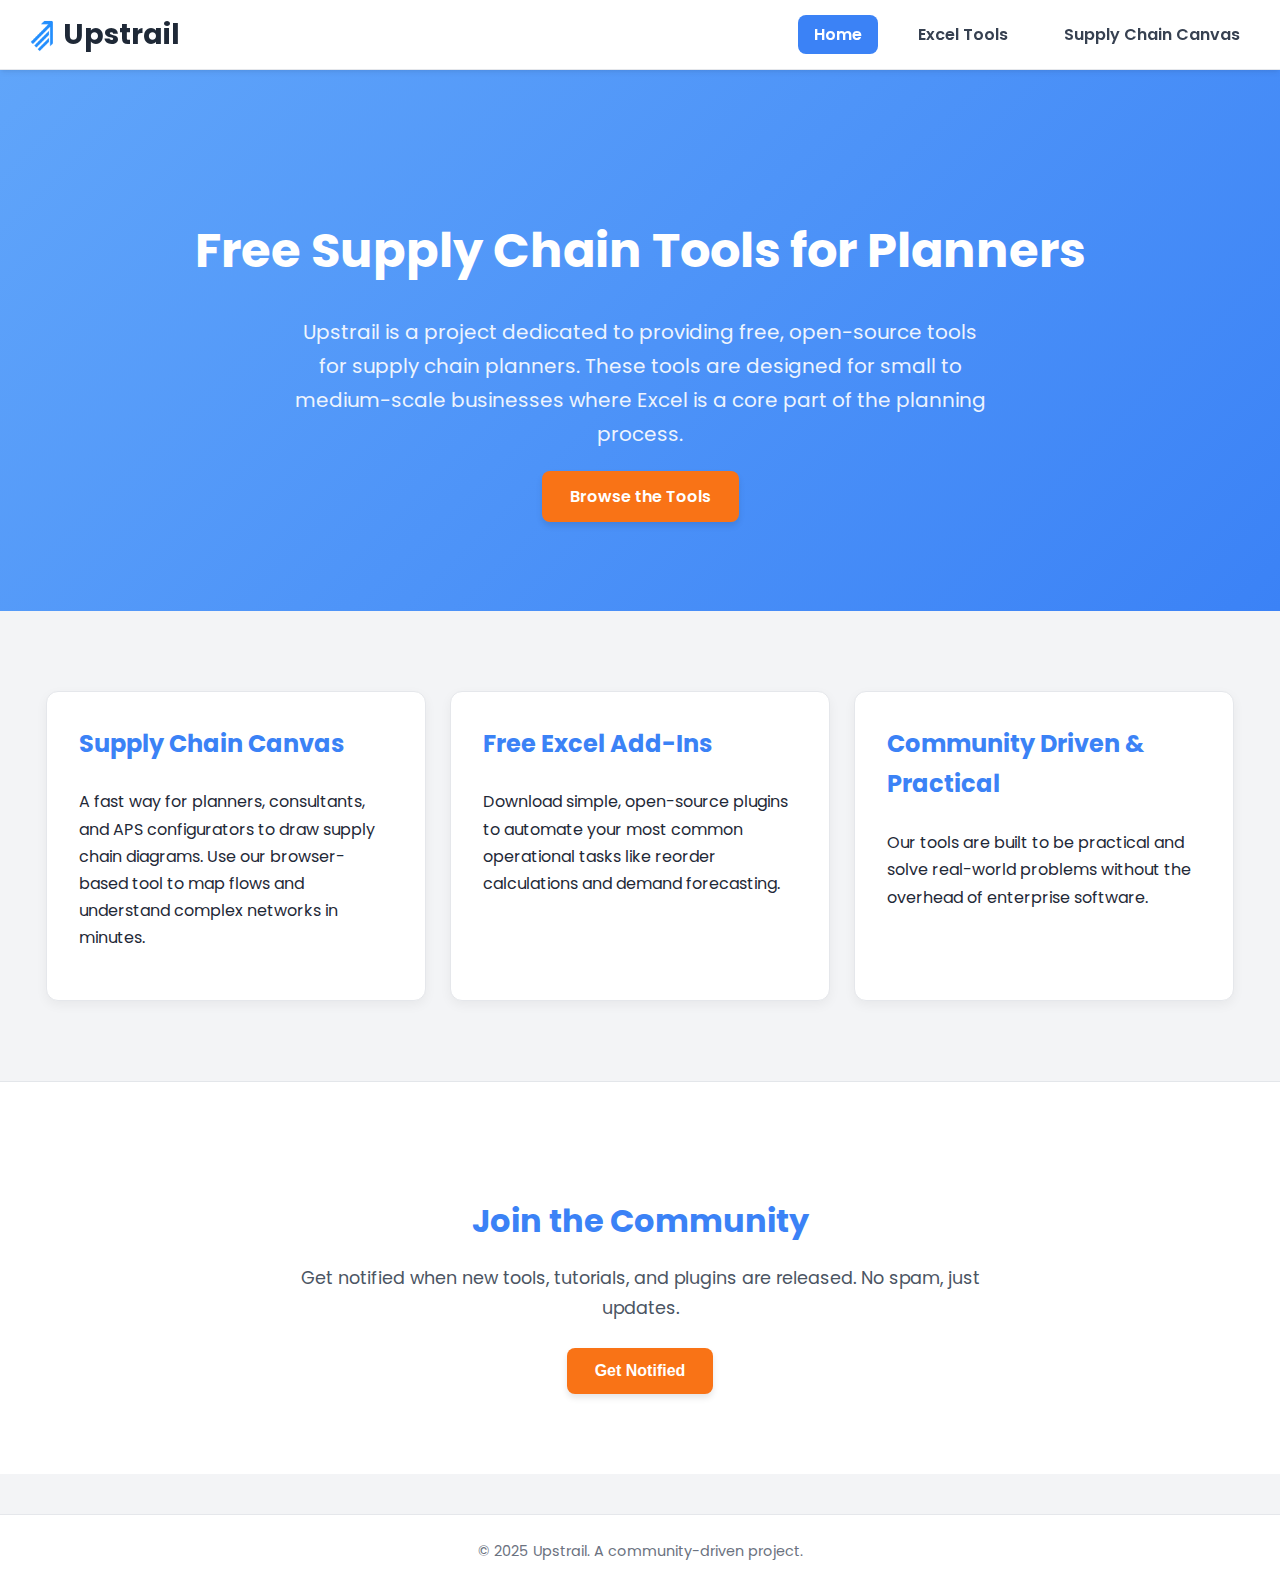
<file: index.html>
<!DOCTYPE html>
<html lang="en">
<head>
  <link rel="icon" type="image/png" href="upstraillogo.png">
  <meta charset="UTF-8">
  <meta name="viewport" content="width=device-width, initial-scale=1.0">
  <title>Upstrail – Free Supply Chain Tools</title>
  <link href="https://fonts.googleapis.com/css2?family=Poppins:wght@400;600;700&display=swap" rel="stylesheet">
  <style>
    :root {
      --primary-color: #3B82F6;
      --accent-color: #F97316;
      --background-color: #F3F4F6;
      --text-color: #1F2937;
      --footer-color: #6B7280;
      --section-bg: #FFFFFF;
      --nav-bg: #FFFFFF;
      --nav-height: 70px;
    }

    * { box-sizing: border-box; scroll-behavior: smooth; }

    body {
      font-family: 'Poppins', 'Segoe UI', Tahoma, Geneva, Verdana, sans-serif;
      margin: 0;
      padding: 0;
      padding-top: var(--nav-height);
      background: var(--background-color);
      color: var(--text-color);
      line-height: 1.7;
    }

    /* --- TOP NAVIGATION BAR STYLES --- */
    .navbar {
      background-color: var(--nav-bg);
      height: var(--nav-height);
      border-bottom: 1px solid #E5E7EB;
      box-shadow: 0 4px 6px -1px rgba(0, 0, 0, 0.05), 0 2px 4px -1px rgba(0, 0, 0, 0.06);
      position: fixed;
      top: 0;
      width: 100%;
      z-index: 1000;
      display: flex;
      justify-content: center;
      transition: background-color 0.3s ease;
    }

    .nav-container {
      display: flex;
      justify-content: space-between;
      align-items: center;
      height: 100%;
      width: 100%;
      max-width: 1280px;
      padding: 0 24px;
    }

    .nav-logo a {
      display: flex;
      align-items: center;
      text-decoration: none;
      color: var(--text-color);
      font-weight: 700;
      font-size: 1.75rem;
    }

    .nav-logo img {
      height: 35px;
      margin-right: -3px;
      transition: transform 0.3s ease;
    }
    
    .nav-logo:hover img {
        transform: rotate(-10deg);
    }

    .nav-menu {
      display: flex;
      list-style: none;
      margin: 0;
      padding: 0;
      gap: 24px;
    }

    .nav-menu a {
      color: #374151;
      text-decoration: none;
      padding: 8px 16px;
      font-weight: 600;
      border-radius: 8px;
      transition: all 0.3s ease;
    }
    
    .nav-menu a:hover, .nav-menu a.active {
      background-color: var(--primary-color);
      color: white;
    }
    /* --- END OF NAV STYLES --- */

    .hero { 
        text-align: center; 
        padding: 100px 24px; 
        background: linear-gradient(135deg, #60A5FA, #3B82F6);
        color: white;
    }
    .hero h2 { 
        font-size: 3rem; 
        margin-bottom: 24px; 
        font-weight: 700;
    }
    .hero p { 
        font-size: 1.25rem; 
        max-width: 700px; 
        margin: 0 auto 32px; 
        opacity: 0.9;
    }

    .button {
      padding: 14px 28px; background-color: var(--accent-color); color: white;
      text-decoration: none; border-radius: 8px; font-weight: 600;
      font-size: 1rem; border: none; cursor: pointer; 
      transition: all 0.3s ease;
      box-shadow: 0 4px 6px rgba(0,0,0,0.1);
    }
    .button:hover { 
        background-color: #EA580C; 
        transform: translateY(-3px);
        box-shadow: 0 7px 10px rgba(0,0,0,0.15);
    }

    .features { display: flex; flex-wrap: wrap; justify-content: center; padding: 80px 24px; gap: 24px; background: var(--background-color); }
    .feature {
      background: var(--section-bg); border-radius: 12px; padding: 32px; flex: 1 1 320px;
      max-width: 380px; border: 1px solid #E5E7EB; 
      box-shadow: 0 4px 12px rgba(0,0,0,0.05);
      transition: all 0.3s ease;
    }
    .feature:hover {
        transform: translateY(-5px);
        box-shadow: 0 10px 20px rgba(0,0,0,0.08);
    }
    .feature h3 { color: var(--primary-color); margin-top: 0; font-weight: 700; font-size: 1.5rem; }
    
    footer { text-align: center; padding: 24px; font-size: 0.9rem; color: var(--footer-color); margin-top: 40px; background: var(--section-bg); border-top: 1px solid #E5E7EB;}

    /* Modal Styling */
    .modal {
      display: none; position: fixed; z-index: 1001; left: 0; top: 0;
      width: 100%; height: 100%; overflow: auto; background-color: rgba(0,0,0,0.6);
      animation: fadeIn 0.3s;
    }
    .modal-content {
      background-color: #fff; margin: 10% auto; padding: 24px; border-radius: 12px;
      width: 90%; max-width: 420px; box-shadow: 0 10px 25px rgba(0,0,0,0.2);
    }
    .modal-content h2 { margin-top: 0; font-weight: 700; }
    .modal-content input[type="email"] { width: 100%; padding: 12px; margin: 16px 0; border: 1px solid #D1D5DB; border-radius: 8px; }
    .modal-content button {
      width: 100%; padding: 12px; background-color: var(--primary-color); color: white;
      border: none; border-radius: 8px; font-size: 1rem; font-weight: 600; cursor: pointer;
    }
    .modal-content button:hover { background-color: #2563EB; }

    @keyframes fadeIn {
        from { opacity: 0; }
        to { opacity: 1; }
    }
    
    @media (max-width: 768px) {
      .nav-menu { display: none; }
      .hero h2 { font-size: 2.25rem; }
      .features { flex-direction: column; align-items: center; }
    }
  </style>

 <script async src="https://www.googletagmanager.com/gtag/js?id=G-MFN587504V"></script>
  <script>
    window.dataLayer = window.dataLayer || [];
    function gtag(){dataLayer.push(arguments);}
    gtag('js', new Date());

    gtag('config', 'G-MFN587504V');
 </script>
</head>
<body>
  
  <nav class="navbar">
    <div class="nav-container">
      <div class="nav-logo">
        <a href="index.html">
          <img src="upstraillogo.png" alt="Upstrail Logo">
          <span>Upstrail</span>
        </a>
      </div>
      <ul class="nav-menu">
        <li><a href="index.html" class="active">Home</a></li>
        <li><a href="downloads.html">Excel Tools</a></li>
        <li><a href="sketch/index.html">Supply Chain Canvas</a></li>
        <!-- <li><a href="projects.html">ClearMesh</a></li> -->
        <!-- <li><a href="about.html">About Us</a></li> -->
      </ul>
    </div>
  </nav>

  <main>
    <section class="hero">
      <h2>Free Supply Chain Tools for Planners</h2>
      <p>Upstrail is a project dedicated to providing free, open-source tools for supply chain planners. These tools are designed for small to medium-scale businesses where Excel is a core part of the planning process.</p>
      <a href="downloads.html" class="button">Browse the Tools</a>
    </section>

    <section class="features">
      <div class="feature">
        <h3>Supply Chain Canvas</h3>
        <p>A fast way for planners, consultants, and APS configurators to draw supply chain diagrams. Use our browser-based tool to map flows and understand complex networks in minutes.</p>
      </div>
      <div class="feature">
        <h3>Free Excel Add-Ins</h3>
        <p>Download simple, open-source plugins to automate your most common operational tasks like reorder calculations and demand forecasting.</p>
      </div>
      <div class="feature">
        <h3>Community Driven & Practical</h3>
        <p>Our tools are built to be practical and solve real-world problems without the overhead of enterprise software.</p>
      </div>
    </section>
    
    <section style="background: var(--section-bg); padding: 80px 48px; text-align: center; border-top: 1px solid #e3e6ea;">
      <h3 style="color: var(--primary-color); font-size: 2rem; margin-bottom: 16px; font-weight: 700;">
        Join the Community
      </h3>
      <p style="font-size: 1.1rem; max-width: 700px; margin: 0 auto 24px; color: #4B5563;">
        Get notified when new tools, tutorials, and plugins are released. No spam, just updates.
      </p>
      <button class="button" onclick="openModal()">Get Notified</button>
    </section>
  </main>
  
  <div id="contactModal" class="modal">
    <div class="modal-content">
      <h2>Get updates on new tools</h2>
      <input type="email" id="userEmail" placeholder="Enter your email" required>
      <button onclick="submitEmail()">Notify Me</button>
    </div>
  </div>

  <footer>
    &copy; 2025 Upstrail. A community-driven project.
  </footer>
  
  <script>
    function openModal() {
      document.getElementById('contactModal').style.display = 'block';
    }

    function submitEmail() {
      const email = document.getElementById('userEmail').value;
      if (!email || !email.includes('@')) {
        alert('Please enter a valid email address.');
        return;
      }

      // This fetch call sends the email to your Google Script.
      fetch('https://script.google.com/macros/s/AKfycbzINA3ef956u7wTewP67JeVMsoXUAr_9k_nTDIFcemgkeIUvQHWl7AARuxovOmLhl4z/exec', {
        method: 'POST',
        mode: 'no-cors',
        headers: { 'Content-Type': 'application/x-www-form-urlencoded' },
        body: `email=${encodeURIComponent(email)}`
      });

      alert('Thanks! You’ll be notified when new tools are added.');
      document.getElementById('contactModal').style.display = 'none';
      document.getElementById('userEmail').value = '';
    }

    window.onclick = function(event) {
      const modal = document.getElementById('contactModal');
      if (event.target === modal) {
        modal.style.display = 'none';
      }
    }
  </script>
</body>

</html>
</file>
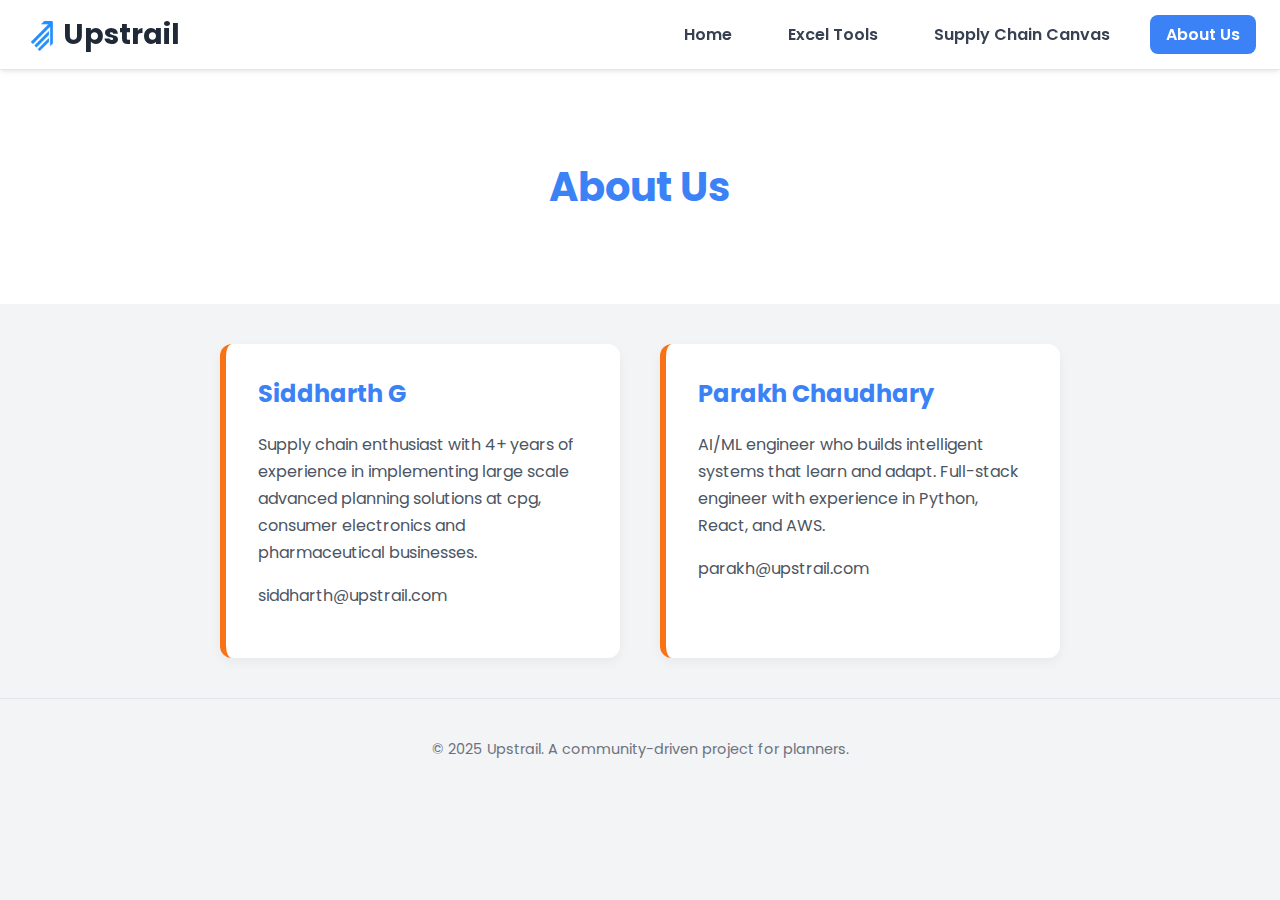
<file: about.html>
<!DOCTYPE html>
<html lang="en">
<head>
  <link rel="icon" type="image/png" href="upstraillogo.png">
  <meta charset="UTF-8" />
  <meta name="viewport" content="width=device-width, initial-scale=1.0"/>
  <title>Upstrail – About Us</title>
  <link href="https://fonts.googleapis.com/css2?family=Poppins:wght@400;600;700&display=swap" rel="stylesheet">
  <style>
    :root {
      --primary-color: #3B82F6;
      --accent-color: #F97316;
      --background-color: #F3F4F6;
      --text-color: #1F2937;
      --footer-color: #6B7280;
      --nav-bg: #FFFFFF;
      --nav-height: 70px;
    }
    
    * { box-sizing: border-box; }

    body { 
      font-family: 'Poppins', 'Segoe UI', Tahoma, Geneva, Verdana, sans-serif; 
      background: var(--background-color); 
      margin: 0; 
      padding: 0; 
      padding-top: var(--nav-height);
    }

    /* --- TOP NAVIGATION BAR STYLES --- */
    .navbar {
      background-color: var(--nav-bg);
      height: var(--nav-height);
      border-bottom: 1px solid #E5E7EB;
      box-shadow: 0 4px 6px -1px rgba(0, 0, 0, 0.05), 0 2px 4px -1px rgba(0, 0, 0, 0.06);
      position: fixed;
      top: 0;
      width: 100%;
      z-index: 1000;
      display: flex;
      justify-content: center;
    }

    .nav-container {
      display: flex;
      justify-content: space-between;
      align-items: center;
      height: 100%;
      width: 100%;
      max-width: 1280px;
      padding: 0 24px;
    }

    .nav-logo a {
      display: flex;
      align-items: center;
      text-decoration: none;
      color: var(--text-color);
      font-weight: 700;
      font-size: 1.75rem;
    }

    .nav-logo img {
      height: 35px;
      margin-right: -3px;
    }

    .nav-menu {
      display: flex;
      list-style: none;
      margin: 0;
      padding: 0;
      gap: 24px;
    }

    .nav-menu a {
      color: #374151;
      text-decoration: none;
      padding: 8px 16px;
      font-weight: 600;
      border-radius: 8px;
      transition: all 0.3s ease;
    }
    
    .nav-menu a:hover, .nav-menu a.active {
      background-color: var(--primary-color);
      color: white;
    }
    /* --- END OF NAV STYLES --- */

    header { 
        padding: 60px 24px; 
        text-align: center; 
        background: white;
    }
    h1 { color: #3B82F6; font-size: 2.5rem; font-weight: 700; }

    .contact-container {
      display: flex;
      justify-content: center;
      gap: 40px;
      flex-wrap: wrap;
      margin: 40px auto;
      max-width: 1200px;
    }

    .contact-card {
      background: white; max-width: 400px; padding: 32px;
      border-radius: 12px; box-shadow: 0 4px 12px rgba(0,0,0,0.05);
      border-left: 6px solid #F97316;
      transition: all 0.3s ease;
      flex: 1;
    }
    
    .contact-card:hover {
        transform: translateY(-5px);
        box-shadow: 0 10px 20px rgba(0,0,0,0.08);
    }
    
    .contact-card h2 { margin-top: 0; color: #3B82F6; font-weight: 700; }
    .contact-card p { line-height: 1.7; color: #4B5563; }
    
    @media (max-width: 768px) {
      .nav-menu { display: none; }
      .contact-container {
        flex-direction: column;
        align-items: center;
      }
    }
  </style>
</head>
<body>

<nav class="navbar">
  <div class="nav-container">
    <div class="nav-logo">
      <a href="index.html">
        <img src="upstraillogo.png" alt="Upstrail Logo">
        <span>Upstrail</span>
      </a>
    </div>
    <ul class="nav-menu">
      <li><a href="index.html">Home</a></li>
      <li><a href="downloads.html">Excel Tools</a></li>
      <li><a href="sketch/index.html">Supply Chain Canvas</a></li>
      <!-- <li><a href="projects.html">Projects</a></li> -->
      <li><a href="about.html" class="active">About Us</a></li>
    </ul>
  </div>
</nav>

<main>
  <header>
    <h1>About Us</h1>
  </header>

  <div class="contact-container">
    <div class="contact-card">
      <h2>Siddharth G</h2>
      <p>Supply chain enthusiast with 4+ years of experience in implementing large scale advanced planning solutions at cpg, consumer electronics and pharmaceutical businesses.</p>
      <p>siddharth@upstrail.com</p>
    </div>

    <div class="contact-card">
      <h2>Parakh Chaudhary</h2>
      <p>AI/ML engineer who builds intelligent systems that learn and adapt. Full-stack engineer with experience in Python, React, and AWS.</p>
      <p>parakh@upstrail.com</p>
    </div>
  </div>
</main>

<footer style="background: var(--background-color); padding: 40px 20px; text-align: center; color: var(--footer-color); font-size: 0.9rem; border-top: 1px solid #e3e6ea;">
    &copy; 2025 Upstrail. A community-driven project for planners.
  </footer>

</body>
</html>
</file>
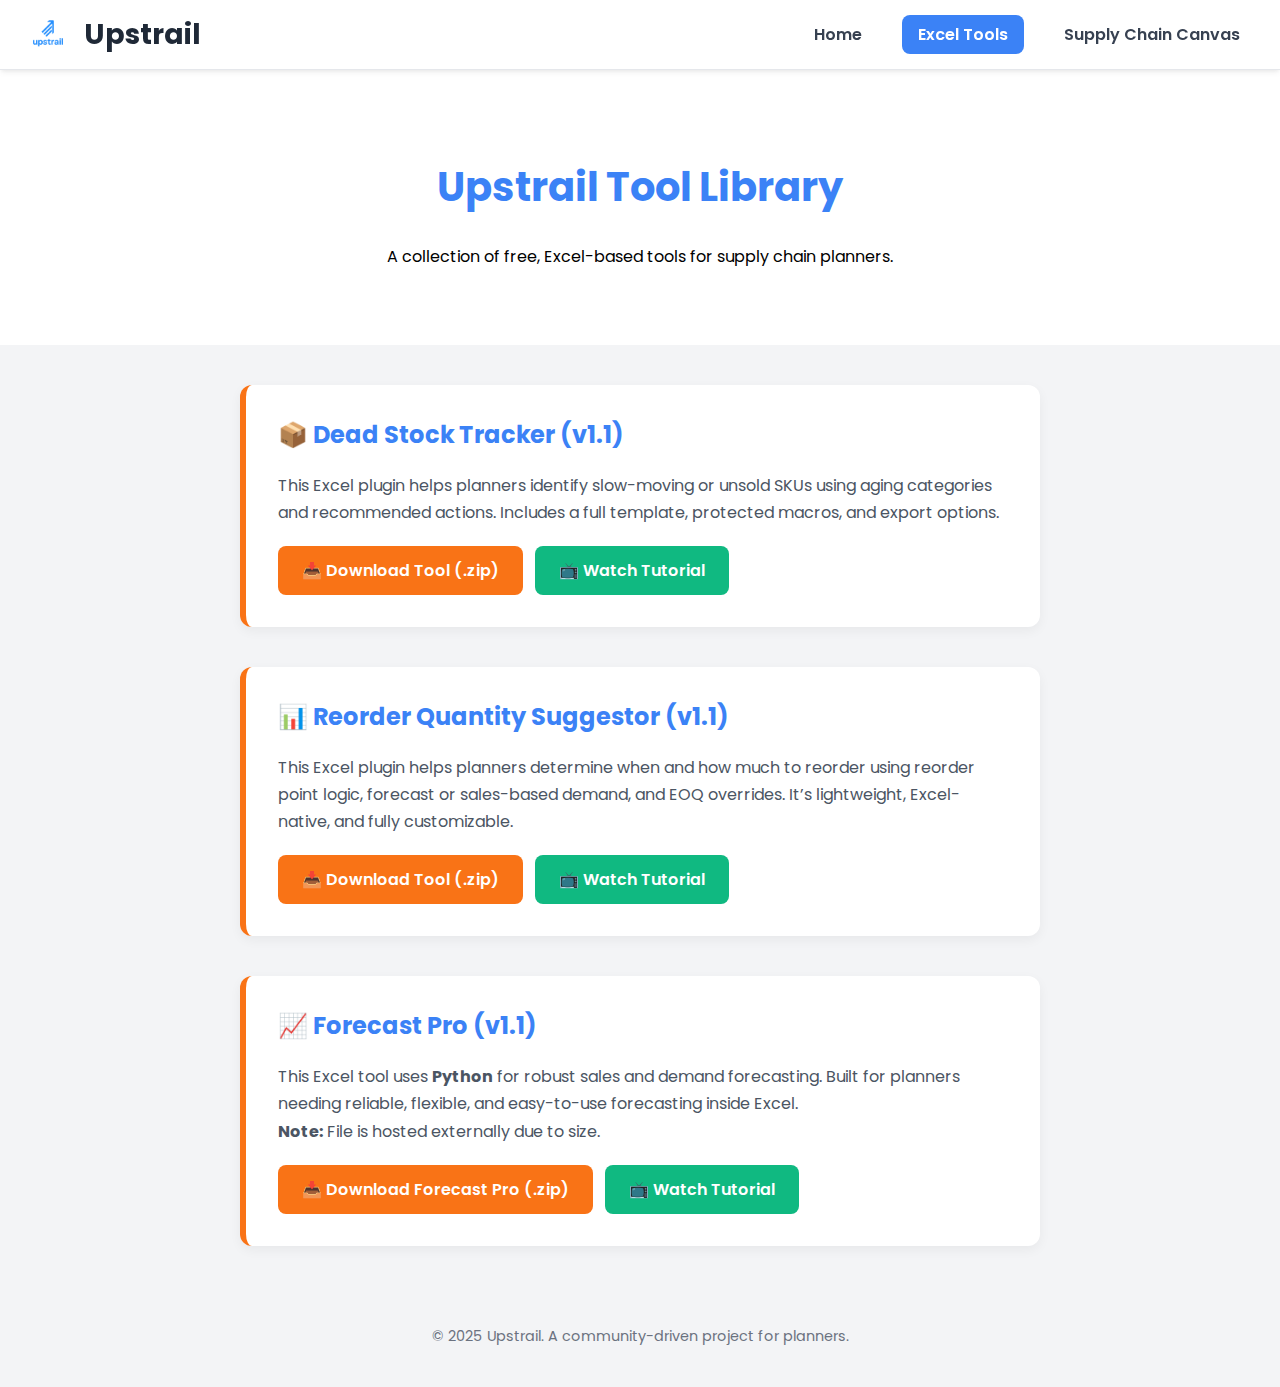
<file: downloads.html>
<!DOCTYPE html>
<html lang="en">
<head>
  <meta charset="UTF-8" />
  <meta name="viewport" content="width=device-width, initial-scale=1.0"/>
  <title>Upstrail – Downloads</title>
  <link href="https://fonts.googleapis.com/css2?family=Poppins:wght@400;600;700&display=swap" rel="stylesheet">
  <style>
    :root {
      --primary-color: #3B82F6;
      --accent-color: #F97316;
      --background-color: #F3F4F6;
      --text-color: #1F2937;
      --footer-color: #6B7280;
      --nav-bg: #FFFFFF;
      --nav-height: 70px;
      --tutorial-btn-bg: #10B981; /* Green for tutorial button */
    }
    
    * { box-sizing: border-box; }

    body { 
      font-family: 'Poppins', 'Segoe UI', Tahoma, Geneva, Verdana, sans-serif; 
      background: var(--background-color); 
      margin: 0; 
      padding: 0; 
      padding-top: var(--nav-height);
    }

    /* --- TOP NAVIGATION BAR STYLES --- */
    .navbar {
      background-color: var(--nav-bg);
      height: var(--nav-height);
      border-bottom: 1px solid #E5E7EB;
      box-shadow: 0 4px 6px -1px rgba(0, 0, 0, 0.05), 0 2px 4px -1px rgba(0, 0, 0, 0.06);
      position: fixed;
      top: 0;
      width: 100%;
      z-index: 1000;
      display: flex;
      justify-content: center;
    }

    .nav-container {
      display: flex;
      justify-content: space-between;
      align-items: center;
      height: 100%;
      width: 100%;
      max-width: 1280px;
      padding: 0 24px;
    }

    .nav-logo a {
      display: flex;
      align-items: center;
      text-decoration: none;
      color: var(--text-color);
      font-weight: 700;
      font-size: 1.75rem;
    }

    .nav-logo img {
      height: 48px;
      margin-right: 12px;
    }

    .nav-menu {
      display: flex;
      list-style: none;
      margin: 0;
      padding: 0;
      gap: 24px;
    }

    .nav-menu a {
      color: #374151;
      text-decoration: none;
      padding: 8px 16px;
      font-weight: 600;
      border-radius: 8px;
      transition: all 0.3s ease;
    }
    
    .nav-menu a:hover, .nav-menu a.active {
      background-color: var(--primary-color);
      color: white;
    }
    /* --- END OF NAV STYLES --- */

    header { 
        padding: 60px 24px; 
        text-align: center; 
        background: white;
    }
    h1 { color: #3B82F6; font-size: 2.5rem; font-weight: 700; }
    
    .plugin-card {
      background: white; max-width: 800px; margin: 40px auto; padding: 32px;
      border-radius: 12px; box-shadow: 0 4px 12px rgba(0,0,0,0.05);
      border-left: 6px solid #F97316;
      transition: all 0.3s ease;
    }
    
    .plugin-card:hover {
        transform: translateY(-5px);
        box-shadow: 0 10px 20px rgba(0,0,0,0.08);
    }
    
    .plugin-card h2 { margin-top: 0; color: #3B82F6; font-weight: 700; }
    .plugin-card p { line-height: 1.7; color: #4B5563; }
    
    .button-group {
      margin-top: 20px;
      display: flex;
      gap: 12px;
      flex-wrap: wrap;
    }

    .download-btn, .tutorial-btn {
      display: inline-block; padding: 12px 24px;
      color: white; font-weight: 600;
      text-decoration: none; border-radius: 8px;
      text-align: center;
      transition: all 0.3s ease;
    }

    .download-btn { background-color: var(--accent-color); }
    .download-btn:hover { background-color: #EA580C; transform: translateY(-2px); }

    .tutorial-btn { background-color: var(--tutorial-btn-bg); }
    .tutorial-btn:hover { background-color: #059669; transform: translateY(-2px); }


    @media (max-width: 768px) {
      .nav-menu { display: none; }
    }
  </style>
</head>
<body>

<nav class="navbar">
  <div class="nav-container">
    <div class="nav-logo">
      <a href="index.html">
        <img src="logofinal.png" alt="Upstrail Logo">
        <span>Upstrail</span>
      </a>
    </div>
    <ul class="nav-menu">
      <li><a href="index.html">Home</a></li>
      <li><a href="downloads.html" class="active">Excel Tools</a></li>
      <li><a href="sketch/index.html">Supply Chain Canvas</a></li>
    </ul>
  </div>
</nav>

<main>
  <header>
    <h1>Upstrail Tool Library</h1>
    <p>A collection of free, Excel-based tools for supply chain planners.</p>
  </header>

  <div class="plugin-card">
    <h2>📦 Dead Stock Tracker (v1.1)</h2>
    <p>This Excel plugin helps planners identify slow-moving or unsold SKUs using aging categories and recommended actions. Includes a full template, protected macros, and export options.</p>
    <div class="button-group">
      <a class="download-btn" href="downloads/Upstrail_Dead_Stock_Tracker_v1.1.zip" download>📥 Download Tool (.zip)</a>
      <a class="tutorial-btn" href="https://www.youtube.com/watch?v=XuMMan6CEic" target="_blank">📺 Watch Tutorial</a>
    </div>
  </div>

  <div class="plugin-card">
    <h2>📊 Reorder Quantity Suggestor (v1.1)</h2>
    <p>This Excel plugin helps planners determine when and how much to reorder using reorder point logic, forecast or sales-based demand, and EOQ overrides. It’s lightweight, Excel-native, and fully customizable.</p>
    <div class="button-group">
      <a class="download-btn" href="downloads/Upstrail_RQS_v1.1.zip" download>📥 Download Tool (.zip)</a>
      <a class="tutorial-btn" href="https://www.youtube.com/watch?v=QhdtkhZi7T4" target="_blank">📺 Watch Tutorial</a>
    </div>
  </div>

  <div class="plugin-card">
    <h2>📈 Forecast Pro (v1.1)</h2>
    <p>
      This Excel tool uses <strong>Python</strong> for robust sales and demand forecasting. Built for planners needing reliable, flexible, and easy-to-use forecasting inside Excel.<br>
      <strong>Note:</strong> File is hosted externally due to size.
    </p>
    <div class="button-group">
      <a class="download-btn" href="https://drive.google.com/uc?export=download&id=1EY94zSYCT4NeY9YDgK4ox3EIznA-OnHz" target="_blank">📥 Download Forecast Pro (.zip)</a>
      <a class="tutorial-btn" href="https://www.youtube.com/watch?v=22B1mZU5FrY" target="_blank">📺 Watch Tutorial</a>
    </div>
  </div>
  
  <footer style="background: var(--background-color); padding: 40px 20px; text-align: center; color: var(--footer-color); font-size: 0.9rem;">
    &copy; 2025 Upstrail. A community-driven project for planners.
  </footer>
</main>

</body>
</html>
</file>
